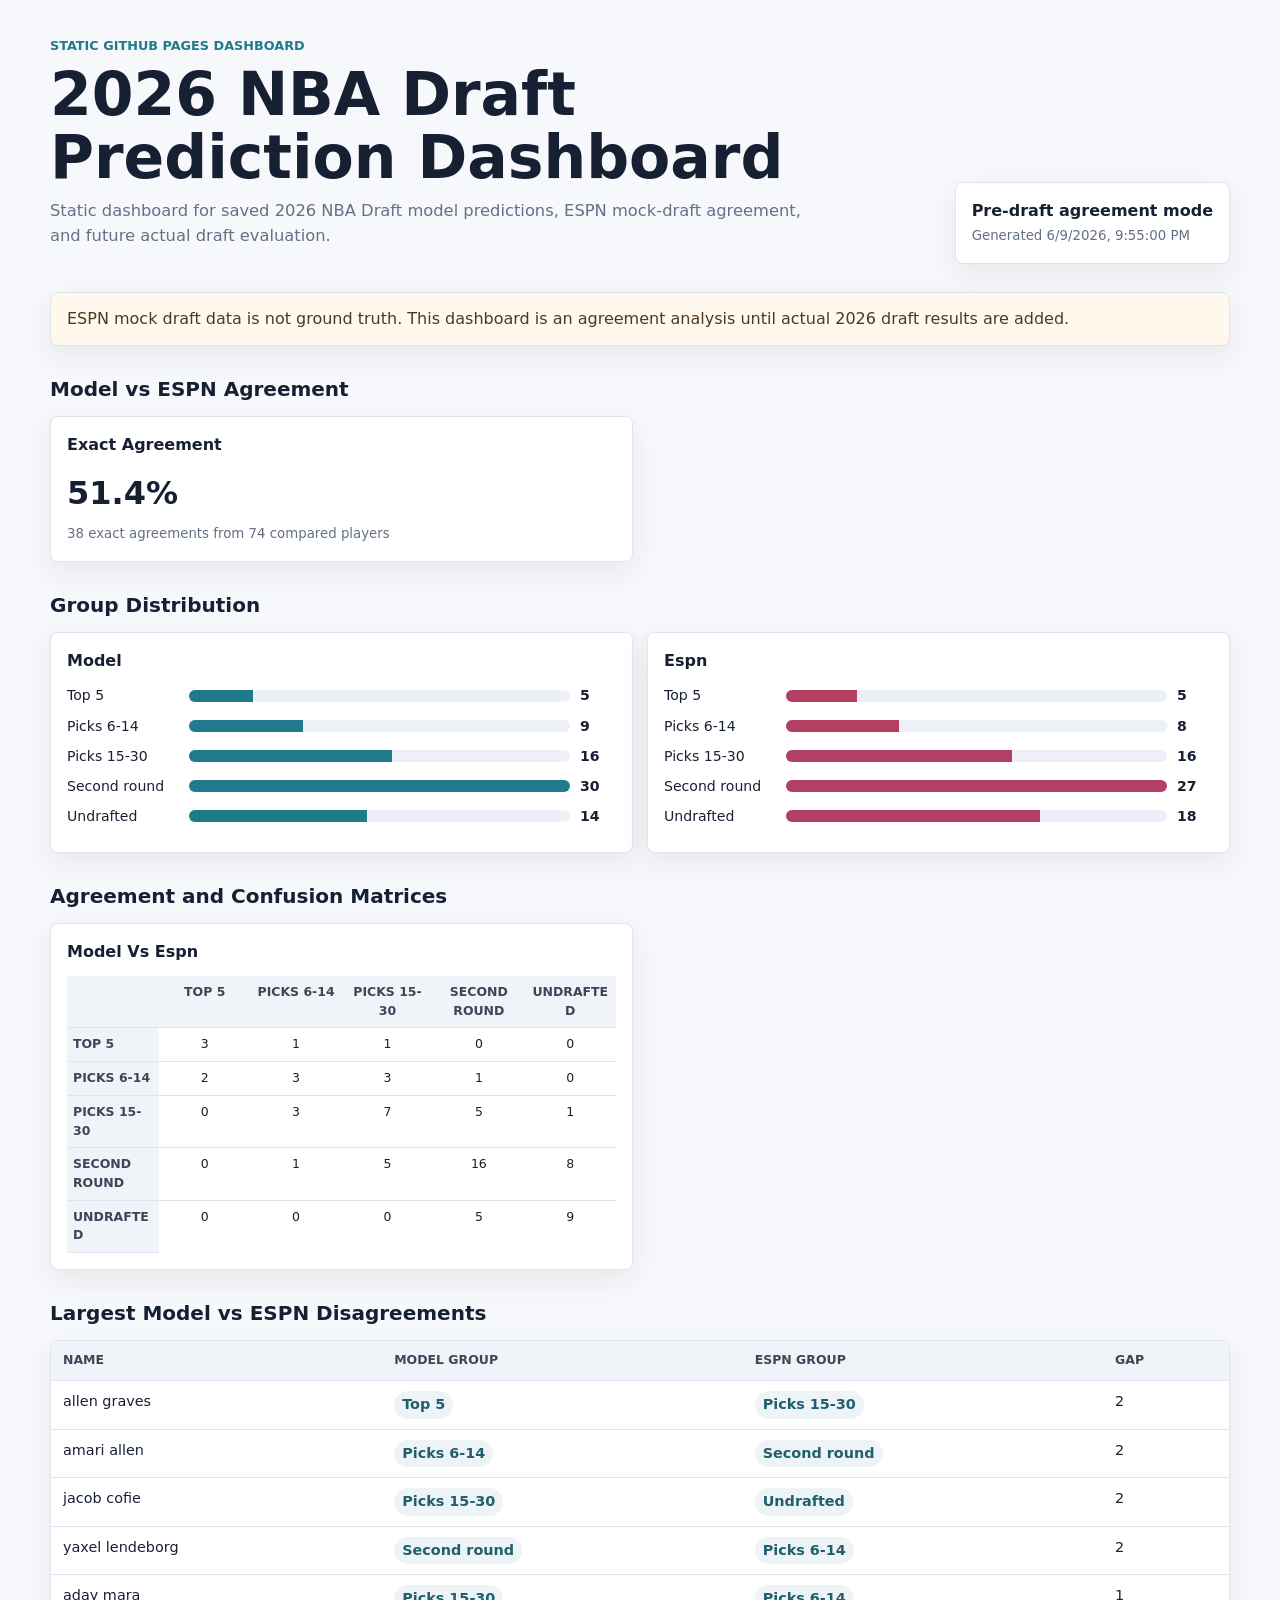
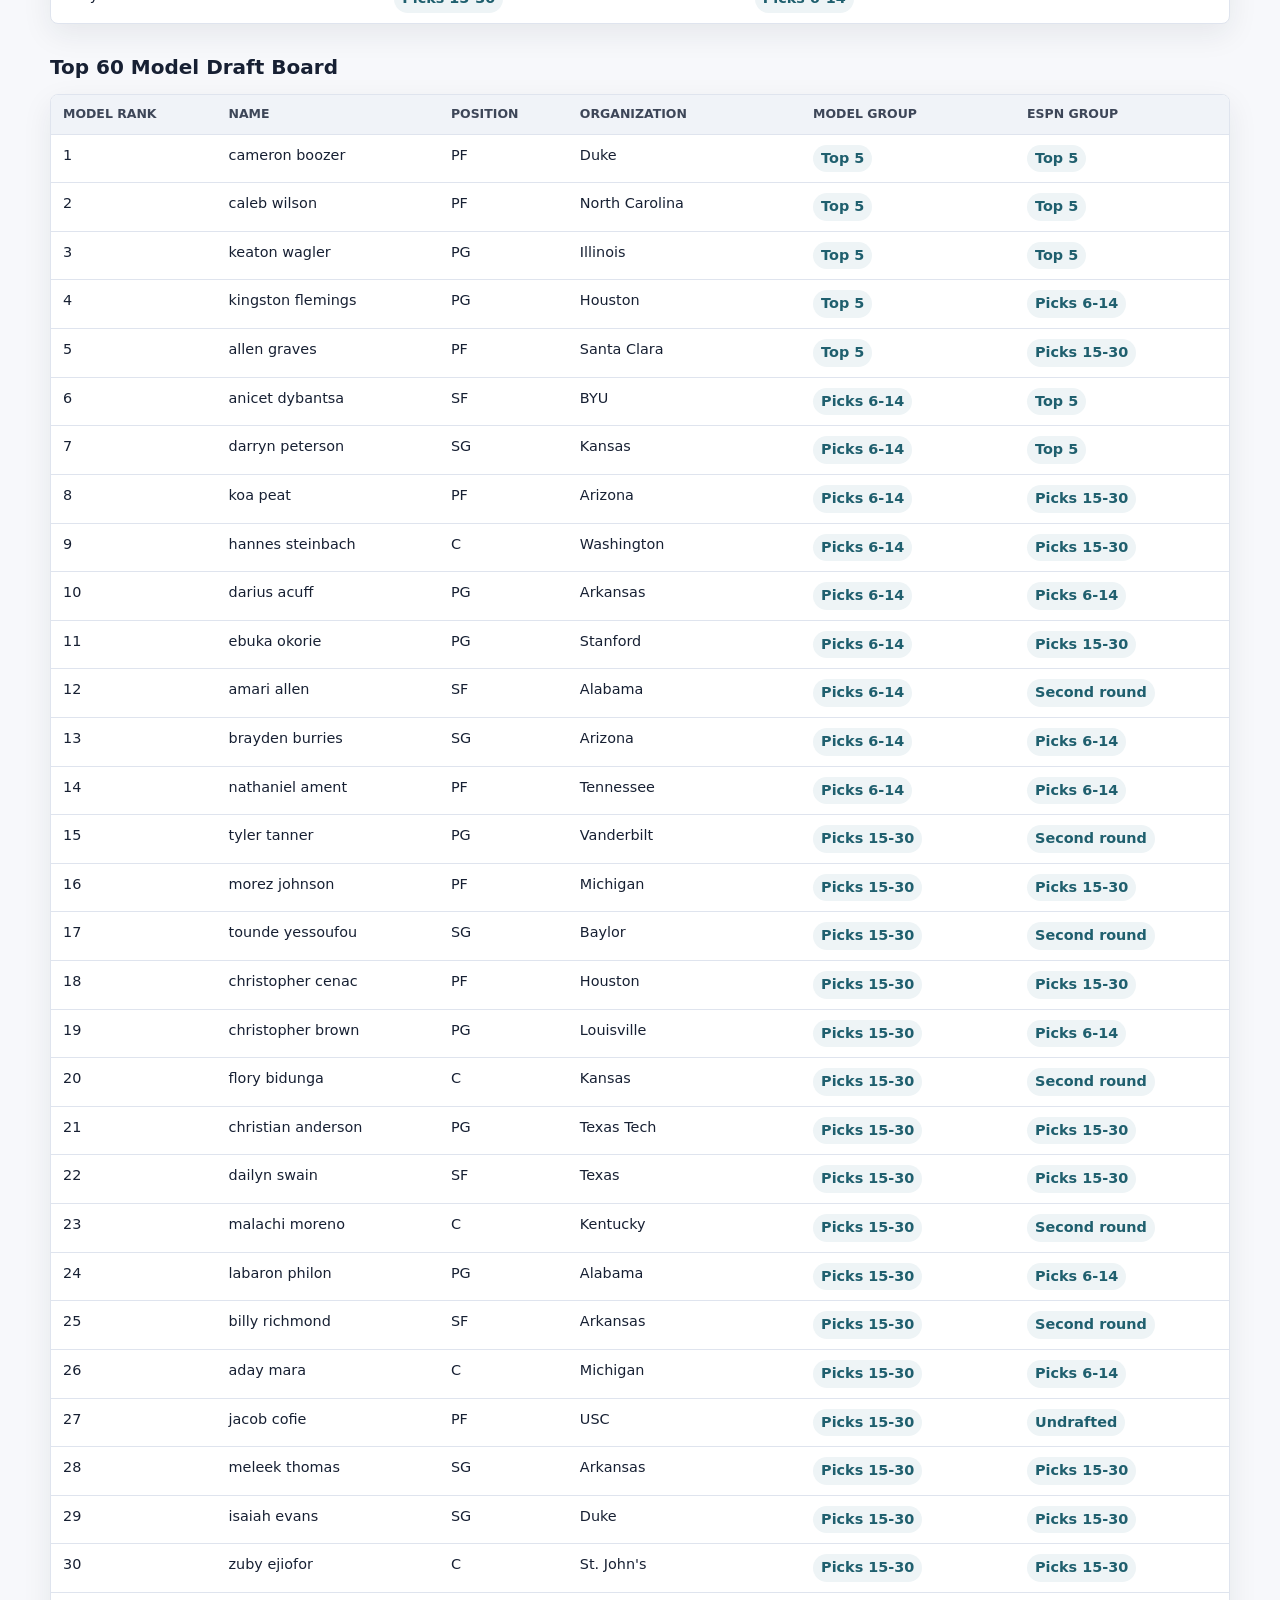
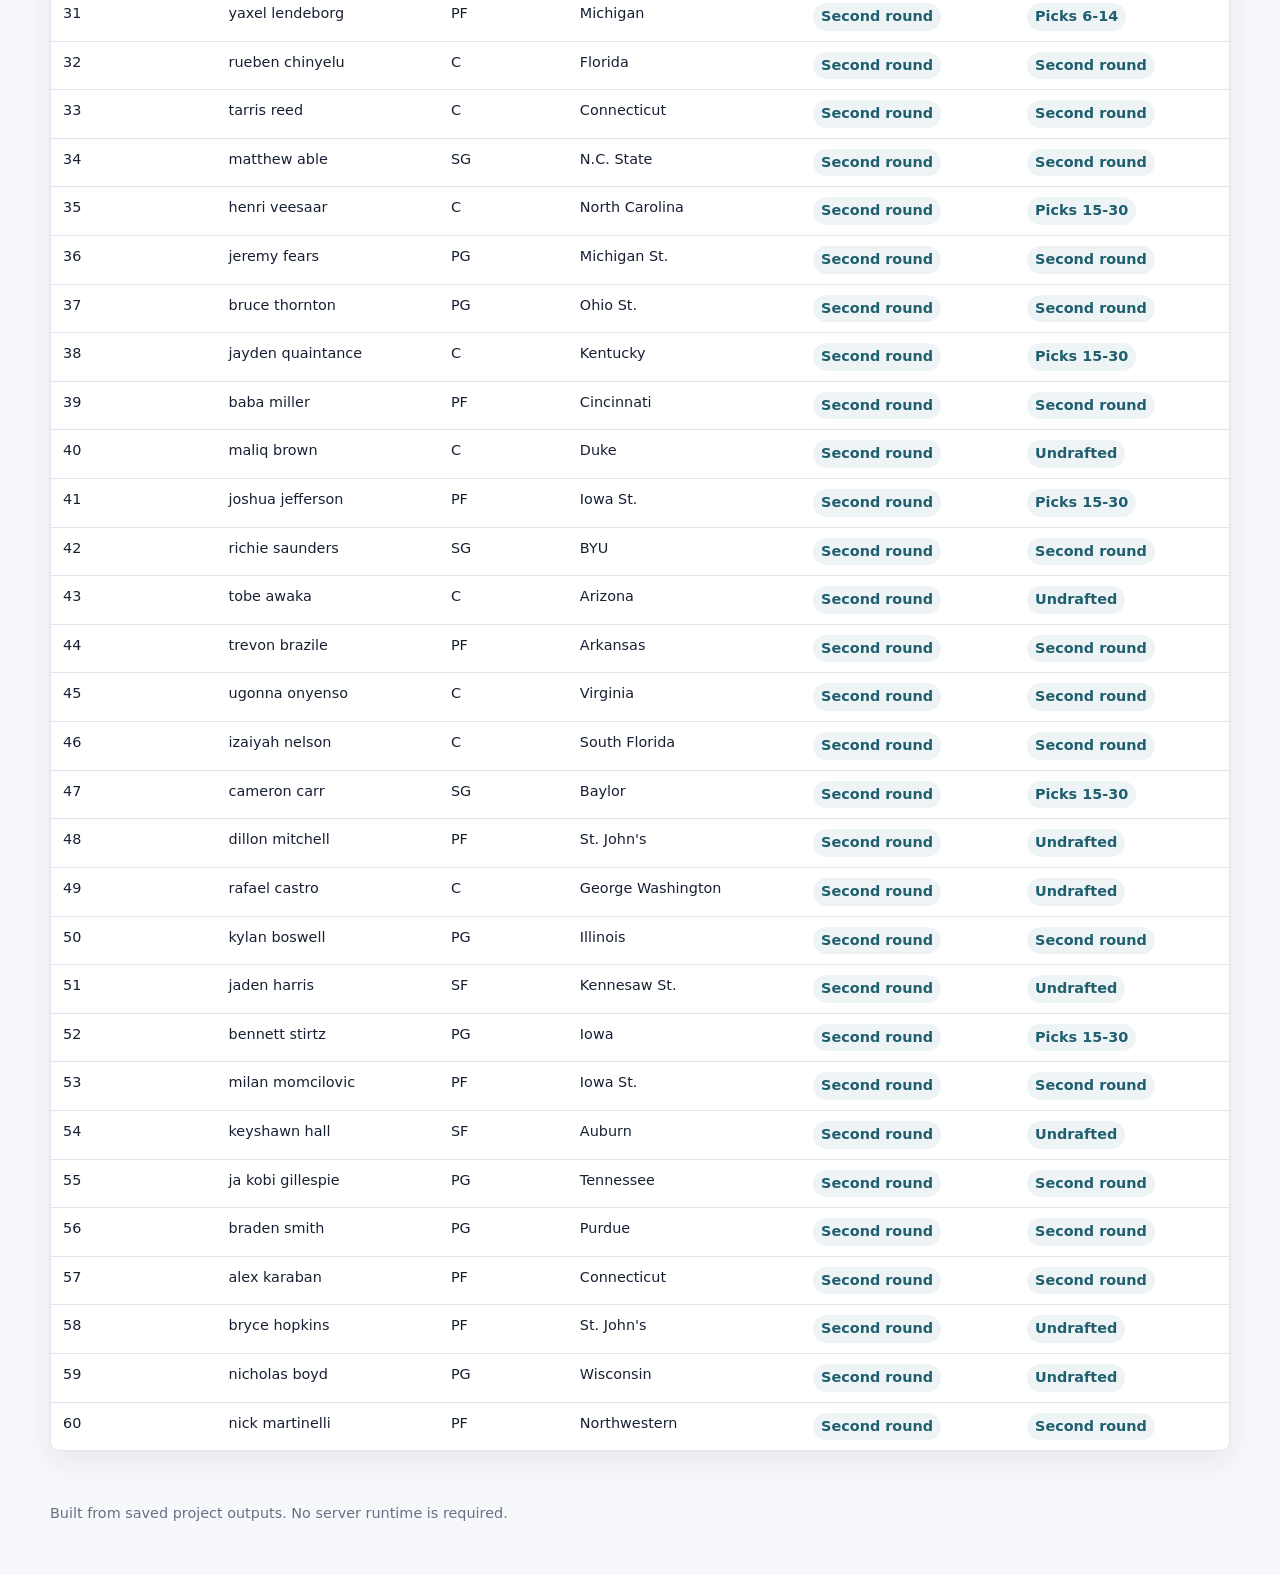
<file: docs/index.html>
<!doctype html>
<html lang="en">
  <head>
    <meta charset="utf-8">
    <meta name="viewport" content="width=device-width, initial-scale=1">
    <title>2026 NBA Draft Prediction Dashboard</title>
    <link rel="stylesheet" href="styles.css">
  </head>
  <body>
    <header class="site-header">
      <div>
        <p class="eyebrow">Static GitHub Pages dashboard</p>
        <h1>2026 NBA Draft Prediction Dashboard</h1>
        <p id="summary" class="summary">Loading dashboard data...</p>
      </div>
      <div class="status-box">
        <span id="modeLabel">Loading</span>
        <small id="generatedAt"></small>
      </div>
    </header>

    <main>
      <section class="notice" id="modeNote"></section>

      <section>
        <div class="section-heading">
          <h2>Model vs ESPN Agreement</h2>
        </div>
        <div class="metrics-grid" id="metrics"></div>
      </section>

      <section>
        <div class="section-heading">
          <h2>Group Distribution</h2>
        </div>
        <div id="distributionCharts" class="chart-grid"></div>
      </section>

      <section>
        <div class="section-heading">
          <h2>Agreement and Confusion Matrices</h2>
        </div>
        <div id="matrices" class="matrix-grid"></div>
      </section>

      <section>
        <div class="section-heading">
          <h2>Largest Model vs ESPN Disagreements</h2>
        </div>
        <div class="table-wrap">
          <table id="disagreementsTable"></table>
        </div>
      </section>

      <section id="threeWaySection" class="hidden">
        <div class="section-heading">
          <h2>Actual vs Model vs ESPN</h2>
        </div>
        <div class="table-wrap">
          <table id="threeWayTable"></table>
        </div>
      </section>

      <section>
        <div class="section-heading">
          <h2>Top 60 Model Draft Board</h2>
        </div>
        <div class="table-wrap">
          <table id="boardTable"></table>
        </div>
      </section>

    </main>

    <footer>
      <p>Built from saved project outputs. No server runtime is required.</p>
    </footer>

    <script src="app.js"></script>
  </body>
</html>
</file>
<file: docs/styles.css>
:root {
  --bg: #f7f8fb;
  --panel: #ffffff;
  --ink: #172033;
  --muted: #657085;
  --line: #dfe4ee;
  --accent: #1f7a8c;
  --accent-2: #b33f62;
  --good: #1d7f55;
  --warn: #a26115;
  --shadow: 0 10px 30px rgba(25, 34, 50, 0.08);
}

* {
  box-sizing: border-box;
}

body {
  margin: 0;
  background: var(--bg);
  color: var(--ink);
  font-family: Inter, ui-sans-serif, system-ui, -apple-system, BlinkMacSystemFont, "Segoe UI", sans-serif;
  line-height: 1.5;
}

.site-header,
main,
footer {
  width: min(1180px, calc(100% - 32px));
  margin: 0 auto;
}

.site-header {
  display: grid;
  grid-template-columns: 1fr auto;
  gap: 24px;
  align-items: end;
  padding: 36px 0 20px;
}

.eyebrow {
  margin: 0 0 8px;
  color: var(--accent);
  font-size: 0.8rem;
  font-weight: 700;
  letter-spacing: 0;
  text-transform: uppercase;
}

h1,
h2,
h3,
p {
  margin-top: 0;
}

h1 {
  margin-bottom: 10px;
  font-size: clamp(2rem, 5vw, 3.75rem);
  line-height: 1.05;
}

h2 {
  margin-bottom: 0;
  font-size: 1.25rem;
}

h3 {
  margin-bottom: 12px;
  font-size: 1rem;
}

.summary {
  max-width: 760px;
  color: var(--muted);
  font-size: 1.02rem;
}

.status-box,
.metric-card,
.matrix-card,
.chart-card,
.notice {
  background: var(--panel);
  border: 1px solid var(--line);
  border-radius: 8px;
  box-shadow: var(--shadow);
}

.status-box {
  min-width: 230px;
  padding: 16px;
}

.status-box span {
  display: block;
  font-weight: 800;
}

.status-box small {
  color: var(--muted);
}

.notice {
  margin: 8px 0 22px;
  padding: 14px 16px;
  color: #4d3922;
  background: #fff8ec;
}

section {
  margin: 28px 0;
}

.section-heading {
  display: flex;
  justify-content: space-between;
  align-items: center;
  margin-bottom: 12px;
}

.metrics-grid,
.chart-grid,
.matrix-grid {
  display: grid;
  grid-template-columns: repeat(2, minmax(0, 1fr));
  gap: 14px;
}

.metric-card,
.matrix-card,
.chart-card {
  padding: 16px;
}

.matrix-card {
  min-width: 0;
  overflow: hidden;
}

.metric-value {
  display: block;
  margin: 4px 0;
  font-size: 2rem;
  font-weight: 850;
}

.metric-card small {
  color: var(--muted);
}

.bar-row {
  display: grid;
  grid-template-columns: 112px 1fr 36px;
  gap: 10px;
  align-items: center;
  margin: 9px 0;
  font-size: 0.88rem;
}

.bar-track {
  height: 12px;
  overflow: hidden;
  background: #edf1f7;
  border-radius: 999px;
}

.bar-fill {
  height: 100%;
  background: var(--accent);
}

.chart-card:nth-child(2) .bar-fill,
.chart-card:nth-child(3) .bar-fill {
  background: var(--accent-2);
}

.table-wrap {
  overflow-x: auto;
  background: var(--panel);
  border: 1px solid var(--line);
  border-radius: 8px;
  box-shadow: var(--shadow);
}

table {
  width: 100%;
  border-collapse: collapse;
  min-width: 640px;
}

th,
td {
  padding: 10px 12px;
  border-bottom: 1px solid var(--line);
  text-align: left;
  vertical-align: top;
  font-size: 0.9rem;
}

th {
  background: #f0f3f8;
  font-size: 0.78rem;
  font-weight: 800;
  color: #3d4658;
  text-transform: uppercase;
}

tr:last-child td {
  border-bottom: 0;
}

.matrix-table {
  width: 100%;
  table-layout: fixed;
  min-width: 0;
}

.matrix-table th,
.matrix-table td {
  padding: 7px 6px;
  font-size: 0.78rem;
  text-align: center;
  word-break: break-word;
}

.matrix-table th:first-child,
.matrix-table td:first-child {
  text-align: left;
  width: 92px;
}

.matrix-scroll {
  width: 100%;
  max-width: 100%;
  overflow-x: auto;
}

.group-pill {
  display: inline-block;
  padding: 3px 8px;
  border-radius: 999px;
  background: #eef4f6;
  color: #1f5f6e;
  font-weight: 700;
  white-space: nowrap;
}

.hidden {
  display: none;
}

footer {
  padding: 24px 0 36px;
  color: var(--muted);
  font-size: 0.9rem;
}

@media (max-width: 820px) {
  .site-header {
    grid-template-columns: 1fr;
  }

  .metrics-grid,
  .chart-grid,
  .matrix-grid {
    grid-template-columns: 1fr;
  }

  .status-box {
    min-width: 0;
  }
}
</file>
